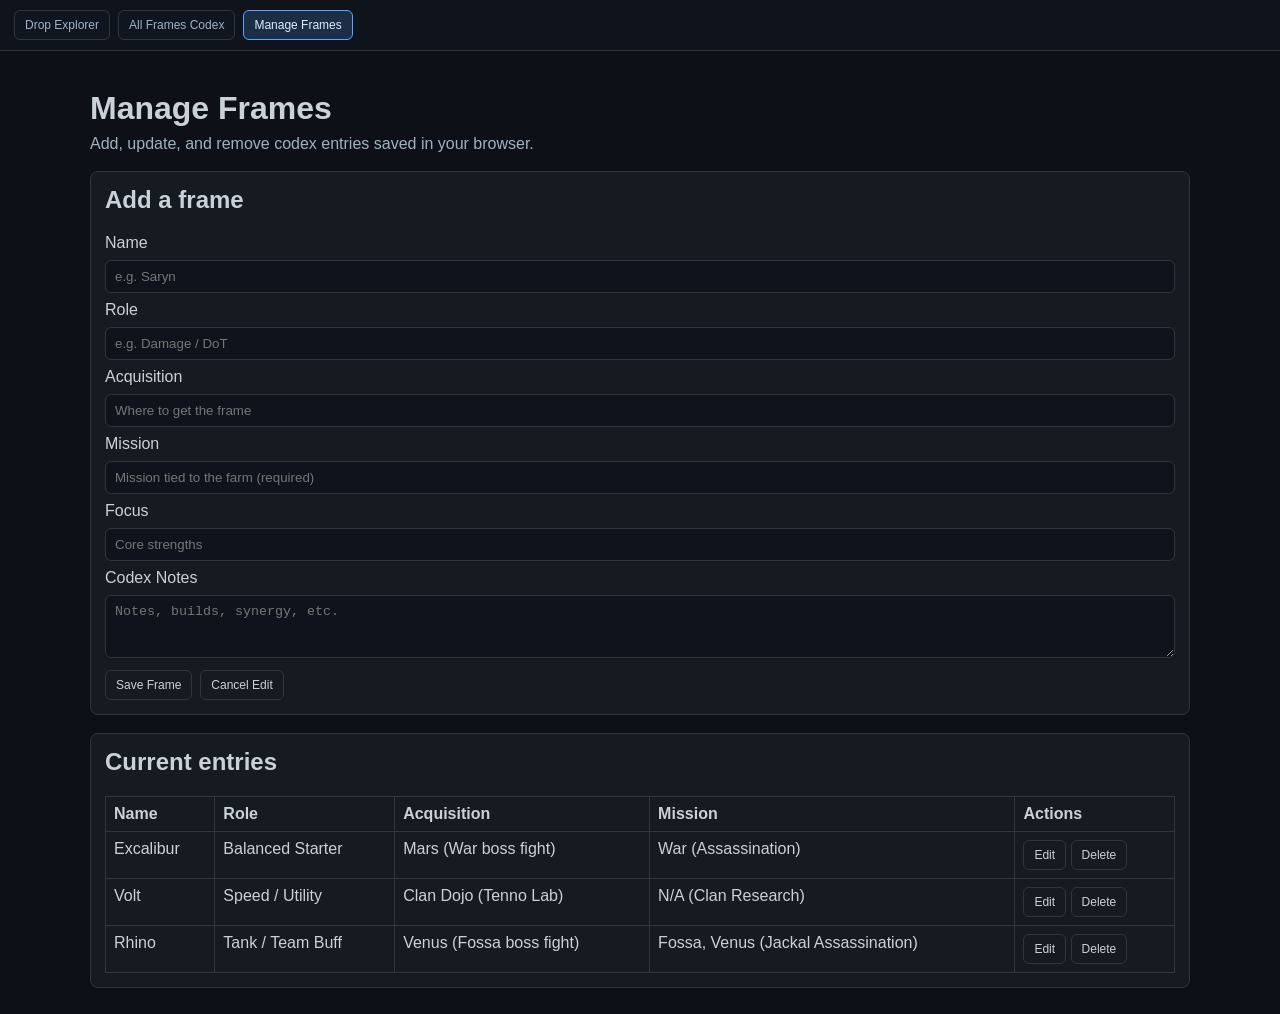
<file: allframes-manage.html>
<!DOCTYPE html>
<html lang="en">
<head>
  <meta charset="UTF-8">
  <meta name="viewport" content="width=device-width, initial-scale=1.0">
  <title>Manage Warframe Codex Entries</title>
  <link rel="stylesheet" href="style.css">
</head>
<body class="codex-page">
  <div class="site-nav">
    <a href="index.html" class="site-nav-link">Drop Explorer</a>
    <a href="allframes.html" class="site-nav-link">All Frames Codex</a>
    <a href="allframes-manage.html" class="site-nav-link active" aria-current="page">Manage Frames</a>
  </div>

  <main class="codex-wrapper">
    <header class="codex-header">
      <h1>Manage Frames</h1>
      <p>Add, update, and remove codex entries saved in your browser.</p>
    </header>

    <section class="codex-section">
      <h2 id="formTitle">Add a frame</h2>
      <form id="frameForm" class="manage-form">
        <input type="hidden" id="frameId">

        <label for="frameName">Name</label>
        <input id="frameName" type="text" required placeholder="e.g. Saryn">

        <label for="frameRole">Role</label>
        <input id="frameRole" type="text" required placeholder="e.g. Damage / DoT">

        <label for="frameAcquisition">Acquisition</label>
        <input id="frameAcquisition" type="text" required placeholder="Where to get the frame">

        <label for="frameMission">Mission</label>
        <input id="frameMission" type="text" required placeholder="Mission tied to the farm (required)">

        <label for="frameFocus">Focus</label>
        <input id="frameFocus" type="text" required placeholder="Core strengths">

        <label for="frameNotes">Codex Notes</label>
        <textarea id="frameNotes" rows="3" required placeholder="Notes, builds, synergy, etc."></textarea>

        <div class="form-actions">
          <button type="submit" class="secondary-btn">Save Frame</button>
          <button type="button" id="cancelEdit" class="secondary-btn">Cancel Edit</button>
        </div>
      </form>
    </section>

    <section class="codex-section">
      <h2>Current entries</h2>
      <div id="manageTableWrap"></div>
    </section>
  </main>

  <script src="allframes-manage.js"></script>
</body>
</html>
</file>
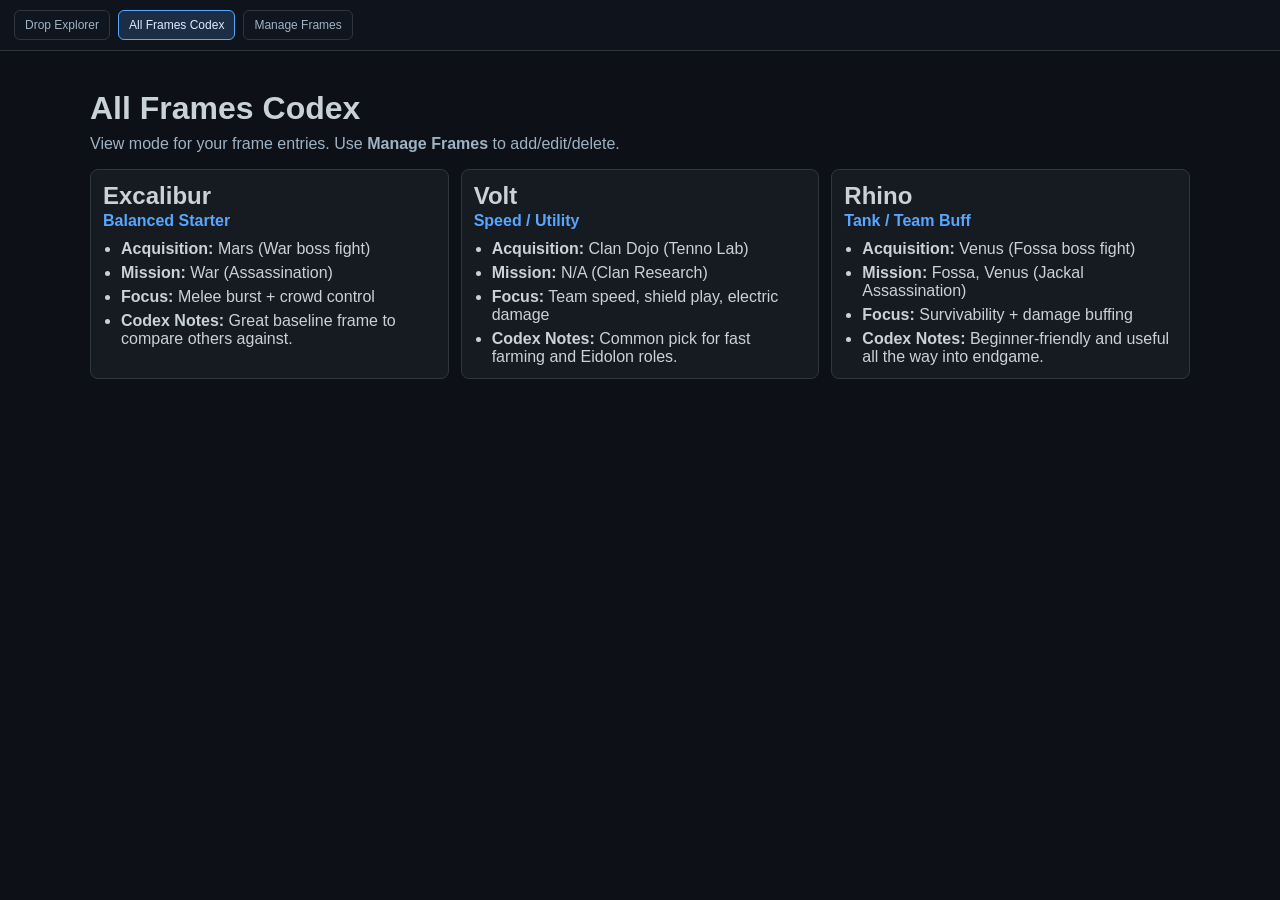
<file: allframes.html>
<!DOCTYPE html>
<html lang="en">
<head>
  <meta charset="UTF-8">
  <meta name="viewport" content="width=device-width, initial-scale=1.0">
  <title>Warframe All Frames Codex</title>
  <link rel="stylesheet" href="style.css">
</head>
<body class="codex-page">
  <div class="site-nav">
    <a href="index.html" class="site-nav-link">Drop Explorer</a>
    <a href="allframes.html" class="site-nav-link active" aria-current="page">All Frames Codex</a>
    <a href="allframes-manage.html" class="site-nav-link">Manage Frames</a>
  </div>

  <main class="codex-wrapper">
    <header class="codex-header">
      <h1>All Frames Codex</h1>
      <p>View mode for your frame entries. Use <strong>Manage Frames</strong> to add/edit/delete.</p>
    </header>

    <section id="framesList" class="codex-grid" aria-label="Warframe entries"></section>
  </main>

  <script src="allframes.js"></script>
</body>
</html>
</file>
<file: style.css>
:root {
  --bg: #0d1117;
  --sidebar: #161b22;
  --card: #21262d;
  --accent: #58a6ff;
  --text: #c9d1d9;
  --border: #30363d;
  --pin: #f2ce5a;
  --rare: #f2ce5a;
  --uncommon: #c678dd;
  --common: #98c379;
  --success: #3fb950;
  --danger: #f85149;
}

body {
  margin: 0;
  height: 100dvh;
  overflow: hidden;
  font-family: -apple-system, BlinkMacSystemFont, "Segoe UI", Roboto, sans-serif;
  background: var(--bg);
  color: var(--text);
}

* {
  scrollbar-width: thin;
  scrollbar-color: rgb(88 166 255 / 45%) transparent;
}

*::-webkit-scrollbar {
  width: 9px;
  height: 9px;
}

*::-webkit-scrollbar-track {
  background: transparent;
}

*::-webkit-scrollbar-thumb {
  border: 2px solid transparent;
  border-radius: 999px;
  background: rgb(88 166 255 / 35%);
  background-clip: padding-box;
}

*::-webkit-scrollbar-thumb:hover {
  background: rgb(88 166 255 / 60%);
  background-clip: padding-box;
}

.layout-toolbar {
  display: flex;
  align-items: center;
  justify-content: space-between;
  gap: 10px;
  padding: 10px 14px;
  border-bottom: 1px solid var(--border);
  background: #0f141c;
}

.layout-controls {
  display: flex;
  flex-wrap: wrap;
  gap: 8px;
}

.layout-presets {
  display: flex;
  gap: 6px;
}

.layout-toggle-btn,
.secondary-btn {
  padding: 7px 10px;
  border: 1px solid var(--border);
  border-radius: 6px;
  background: var(--sidebar);
  color: var(--text);
  font-size: 12px;
  cursor: pointer;
}

.layout-preset-btn {
  padding: 7px 10px;
  border: 1px solid var(--border);
  border-radius: 6px;
  background: #10161f;
  color: #9fb2c4;
  font-size: 11px;
  cursor: pointer;
}

.layout-preset-btn.active {
  border-color: var(--accent);
  color: #dbeeff;
  background: rgb(88 166 255 / 18%);
}

.layout-toggle-btn.is-hidden {
  opacity: 0.55;
}

.workspace-grid {
  display: grid;
  grid-template-columns: repeat(2, minmax(300px, 1fr));
  gap: 12px;
  height: calc(100dvh - 58px);
  padding: 12px;
  box-sizing: border-box;
}

.dock-panel {
  min-height: 260px;
  display: flex;
  flex-direction: column;
  border: 1px solid var(--border);
  border-radius: 8px;
  overflow: hidden;
  background: var(--sidebar);
  resize: both;
}

.dock-panel.hidden-section {
  display: none;
}

.dock-panel.dragging {
  opacity: 0.45;
}

.dock-panel.drop-target {
  border: 2px dashed var(--accent);
  background: rgb(88 166 255 / 8%);
}

.grid-drop-preview {
  display: none;
  pointer-events: none;
  border: 2px dashed rgb(88 166 255 / 75%);
  border-radius: 8px;
  background: rgb(88 166 255 / 10%);
}

.grid-drop-preview.active {
  display: block;
}

.dock-header {
  display: flex;
  align-items: center;
  gap: 8px;
  padding: 10px 12px;
  border-bottom: 1px solid var(--border);
  color: #8b949e;
  font-size: 12px;
  text-transform: uppercase;
  letter-spacing: 0.8px;
}

.drag-handle {
  cursor: grab;
}

.dock-content {
  height: 100%;
  overflow: auto;
}

#searchSection {
  grid-area: search;
}

#plannerSection {
  grid-area: planner;
}

#missionSection {
  grid-area: mission;
}

#pinnedSection {
  grid-area: pinned;
}

.workspace-grid.layout-balanced {
  grid-template-columns: repeat(2, minmax(300px, 1fr));
  grid-template-areas:
    "search planner"
    "mission pinned";
}

.workspace-grid.layout-mission-focus {
  grid-template-columns: minmax(280px, 1fr) minmax(420px, 1.6fr);
  grid-template-areas:
    "search mission"
    "planner mission"
    "pinned mission";
}

.workspace-grid.layout-planner-focus {
  grid-template-columns: minmax(280px, 1.4fr) minmax(300px, 1fr);
  grid-template-areas:
    "planner mission"
    "planner search"
    "planner pinned";
}

.workspace-grid.layout-columns {
  grid-template-columns: repeat(4, minmax(220px, 1fr));
  grid-template-areas: "search planner mission pinned";
}

.workspace-grid[class*="preview-layout-"] .dock-panel {
  outline: 2px solid rgb(88 166 255 / 35%);
  outline-offset: -2px;
}

.panel-left,
.panel-right,
.panel-main {
  padding: 15px;
  background: transparent;
}

.panel-left,
.panel-main {
  display: flex;
  flex-direction: column;
}

select,
.search-input {
  box-sizing: border-box;
  width: 100%;
  margin-bottom: 12px;
  padding: 10px;
  border: 1px solid var(--border);
  border-radius: 6px;
  background: var(--bg);
}

.input-label {
  margin-bottom: 6px;
  color: #8b949e;
  font-size: 12px;
}

select {
  color: var(--accent);
  font-weight: 700;
  cursor: pointer;
}

.search-input {
  color: #fff;
}

.search-input:focus {
  outline: none;
  border-color: var(--accent);
}

.result-count {
  margin-bottom: 10px;
  color: #8b949e;
  font-size: 12px;
}

.location-table {
  width: 100%;
}

.planner-card {
  border: 1px solid var(--border);
  border-radius: 8px;
  background: var(--card);
  padding: 18px;
}

.planner-header {
  margin-bottom: 10px;
}

.planner-header h3 {
  margin: 0;
}

.planner-header small,
.planner-row small {
  color: #8b949e;
}

.toggle-row {
  display: flex;
  align-items: center;
  gap: 8px;
  margin: -2px 0 12px;
  color: #8b949e;
  font-size: 12px;
  cursor: pointer;
}

.toggle-row input {
  margin: 0;
}

.planner-results {
  display: grid;
  gap: 8px;
  max-height: 260px;
  overflow-y: auto;
}

.planner-section-title {
  margin: 4px 0;
  color: var(--accent);
  font-size: 12px;
  font-weight: 700;
  text-transform: uppercase;
  letter-spacing: 0.5px;
}

.planner-part-card {
  display: grid;
  gap: 6px;
}

.planner-alt-label {
  display: grid;
  gap: 6px;
  color: #8b949e;
  font-size: 11px;
}

.planner-alt-select {
  width: 100%;
  padding: 8px;
  border: 1px solid var(--border);
  border-radius: 6px;
  background: var(--bg);
  color: var(--text);
  font-size: 12px;
}

.planner-row {
  display: flex;
  align-items: center;
  justify-content: space-between;
  gap: 10px;
  width: 100%;
  padding: 10px;
  border: 1px solid var(--border);
  border-radius: 6px;
  background: rgb(255 255 255 / 2%);
  color: var(--text);
  text-align: left;
  cursor: pointer;
}

.planner-row:hover,
.pinned-item:hover,
.page-btn:hover,
.secondary-btn:hover {
  border-color: var(--accent);
}

.planner-row strong {
  display: block;
  margin-bottom: 4px;
}

.planner-metrics {
  display: grid;
  gap: 3px;
  text-align: right;
  font-size: 12px;
}

.planner-metrics .chance {
  color: var(--success);
  font-weight: 700;
}

.mission-card {
  position: relative;
  display: none;
  padding: 25px;
  border: 1px solid var(--border);
  border-radius: 8px;
  background: var(--card);
}

.card-category {
  font-size: 11px;
  text-transform: uppercase;
  letter-spacing: 1px;
  color: #8b949e;
}

.card-title {
  margin: 5px 0 15px;
  color: #fff;
}

.mission-progress {
  display: flex;
  justify-content: space-between;
  margin: 10px 0 14px;
  padding: 8px 10px;
  border: 1px solid rgb(63 185 80 / 35%);
  border-radius: 6px;
  background: rgb(63 185 80 / 10%);
  color: #9fe7aa;
  font-size: 12px;
}

.section-label {
  margin-bottom: 10px;
  font-size: 12px;
}

.section-label.accent {
  color: var(--accent);
}

.section-label.success {
  color: var(--success);
}

.run-counter-controls {
  display: flex;
  align-items: center;
  justify-content: space-between;
  gap: 8px;
  margin: -3px 0 8px;
}

.run-counter-label {
  color: #8b949e;
  font-size: 12px;
}

.run-counter-actions {
  display: flex;
  gap: 6px;
}

.obtained-section {
  margin-top: 20px;
  padding-top: 20px;
  border-top: 1px solid var(--border);
}

.obtained-header,
.pinned-header {
  display: flex;
  align-items: center;
  justify-content: space-between;
}

.hide-toggle {
  font-size: 11px;
  color: #8b949e;
  cursor: pointer;
}

.pin-btn {
  position: absolute;
  top: 20px;
  right: 20px;
  padding: 5px 12px;
  border: 1px solid var(--border);
  border-radius: 5px;
  background: none;
  color: var(--text);
  font-size: 18px;
  cursor: pointer;
}

.pin-btn.active {
  border-color: var(--pin);
  color: var(--pin);
}

.drop-table {
  width: 100%;
  margin-top: 10px;
  border-collapse: collapse;
}

.drop-table tr {
  cursor: pointer;
  border-bottom: 1px solid var(--border);
}

.drop-table tr:hover {
  background: rgb(255 255 255 / 3%);
}

.drop-table td {
  padding: 12px 10px;
  font-size: 14px;
}

.drop-chance-cell {
  text-align: right;
}

.miss-rate {
  display: block;
  margin-top: 4px;
  color: #8b949e;
  font-size: 11px;
  font-weight: 400;
}

.action-icon {
  width: 30px;
  text-align: center;
  font-weight: 700;
}

.rare {
  color: var(--rare);
  font-weight: 700;
}

.uncommon {
  color: var(--uncommon);
}

.common {
  color: var(--common);
}

.rot-nav {
  margin-bottom: 20px;
}

.rot-btn {
  margin-right: 8px;
  padding: 6px 16px;
  border: 1px solid var(--border);
  border-radius: 4px;
  background: #30363d;
  color: var(--text);
  font-size: 12px;
  cursor: pointer;
}

.rot-btn.active,
.page-btn.active {
  border-color: var(--accent);
  background: var(--accent);
  color: #fff;
}

.clear-btn {
  border: none;
  background: none;
  color: var(--danger);
  font-size: 10px;
  cursor: pointer;
}

.pinned-item {
  display: flex;
  align-items: center;
  justify-content: space-between;
  margin-bottom: 8px;
  padding: 10px;
  border: 1px solid var(--border);
  border-radius: 6px;
  background: var(--card);
  font-size: 12px;
  cursor: pointer;
}

.dataTables_wrapper .dataTables_filter {
  float: none;
  text-align: left;
}

.dataTables_filter input {
  width: 100% !important;
  margin: 10px 0 !important;
  padding: 8px !important;
  border: 1px solid var(--border) !important;
  border-radius: 6px !important;
  background: var(--bg) !important;
  color: #fff !important;
}

table.dataTable.no-footer {
  border-bottom: 1px solid var(--border);
}

.drop-pagination {
  display: flex;
  justify-content: center;
  gap: 5px;
  margin-top: 15px;
  padding-bottom: 10px;
}

.page-btn {
  padding: 4px 10px;
  border: 1px solid var(--border);
  border-radius: 4px;
  background: var(--sidebar);
  color: var(--text);
  font-size: 11px;
  cursor: pointer;
}

.empty-msg,
.empty-pins {
  color: #8b949e;
  font-size: 12px;
}

.toast {
  position: fixed;
  right: 24px;
  bottom: 24px;
  z-index: 1000;
  padding: 10px 14px;
  border: 1px solid var(--accent);
  border-radius: 6px;
  background: #0f2033;
  color: #d4e9ff;
  opacity: 0;
  transform: translateY(8px);
  transition: opacity 0.2s ease, transform 0.2s ease;
  pointer-events: none;
  font-size: 12px;
}

.toast.show {
  opacity: 1;
  transform: translateY(0);
}

@media (max-width: 1100px) {
  .workspace-grid {
    grid-template-columns: 1fr;
    height: calc(100dvh - 95px);
    grid-template-areas:
      "search"
      "planner"
      "mission"
      "pinned" !important;
  }

  .layout-presets {
    width: 100%;
    flex-wrap: wrap;
  }
}

.site-nav {
  display: flex;
  gap: 8px;
  padding: 10px 14px;
  border-bottom: 1px solid var(--border);
  background: #0f141c;
}

.site-nav-link {
  padding: 7px 10px;
  border: 1px solid var(--border);
  border-radius: 6px;
  background: #10161f;
  color: #9fb2c4;
  font-size: 12px;
  text-decoration: none;
}

.site-nav-link.active {
  border-color: var(--accent);
  color: #dbeeff;
  background: rgb(88 166 255 / 18%);
}

.codex-page {
  height: auto;
  min-height: 100dvh;
  overflow: auto;
}

.codex-wrapper {
  max-width: 1100px;
  margin: 0 auto;
  padding: 18px 14px 26px;
}

.codex-header h1 {
  margin-bottom: 8px;
}

.codex-header p {
  margin-top: 0;
  color: #9fb2c4;
}

.codex-grid {
  display: grid;
  gap: 12px;
  grid-template-columns: repeat(auto-fit, minmax(240px, 1fr));
  margin-top: 12px;
}

.frame-card {
  background: var(--sidebar);
  border: 1px solid var(--border);
  border-radius: 8px;
  padding: 12px;
}

.frame-card h2 {
  margin: 0 0 2px;
}

.frame-role {
  margin: 0 0 10px;
  color: var(--accent);
  font-weight: 600;
}

.frame-card ul {
  margin: 0;
  padding-left: 18px;
  display: grid;
  gap: 6px;
}

.codex-section {
  margin-top: 18px;
  padding: 14px;
  border: 1px solid var(--border);
  border-radius: 8px;
  background: var(--sidebar);
}

.codex-section h2 {
  margin-top: 0;
}

.with-site-nav .workspace-grid {
  height: calc(100dvh - 108px);
}

.manage-form {
  display: grid;
  gap: 8px;
}

.manage-form input,
.manage-form textarea {
  padding: 8px 9px;
  border: 1px solid var(--border);
  border-radius: 6px;
  background: #0f141c;
  color: var(--text);
}

.form-actions {
  display: flex;
  gap: 8px;
  margin-top: 4px;
}

.manage-table {
  width: 100%;
  border-collapse: collapse;
}

.manage-table th,
.manage-table td {
  border: 1px solid var(--border);
  padding: 8px;
  text-align: left;
  vertical-align: top;
}

.manage-table th {
  background: #161b22;
}
</file>
